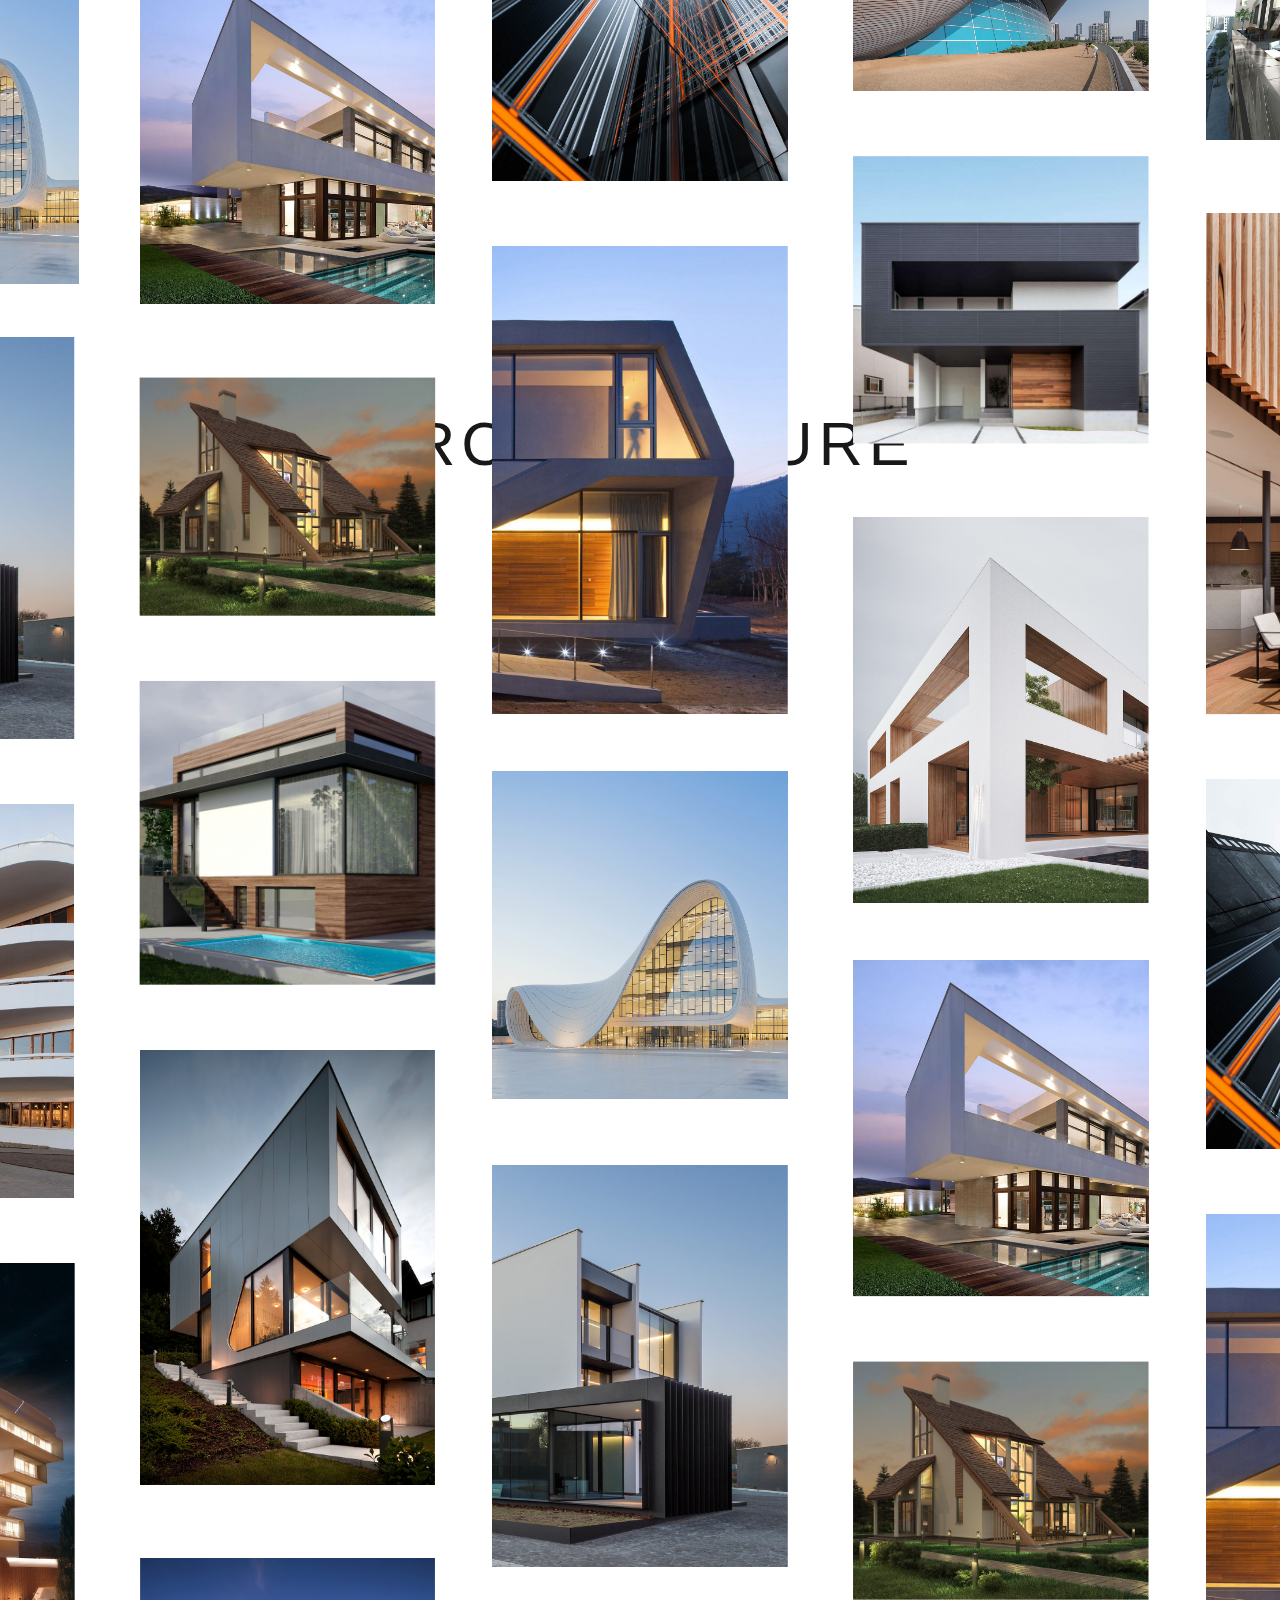
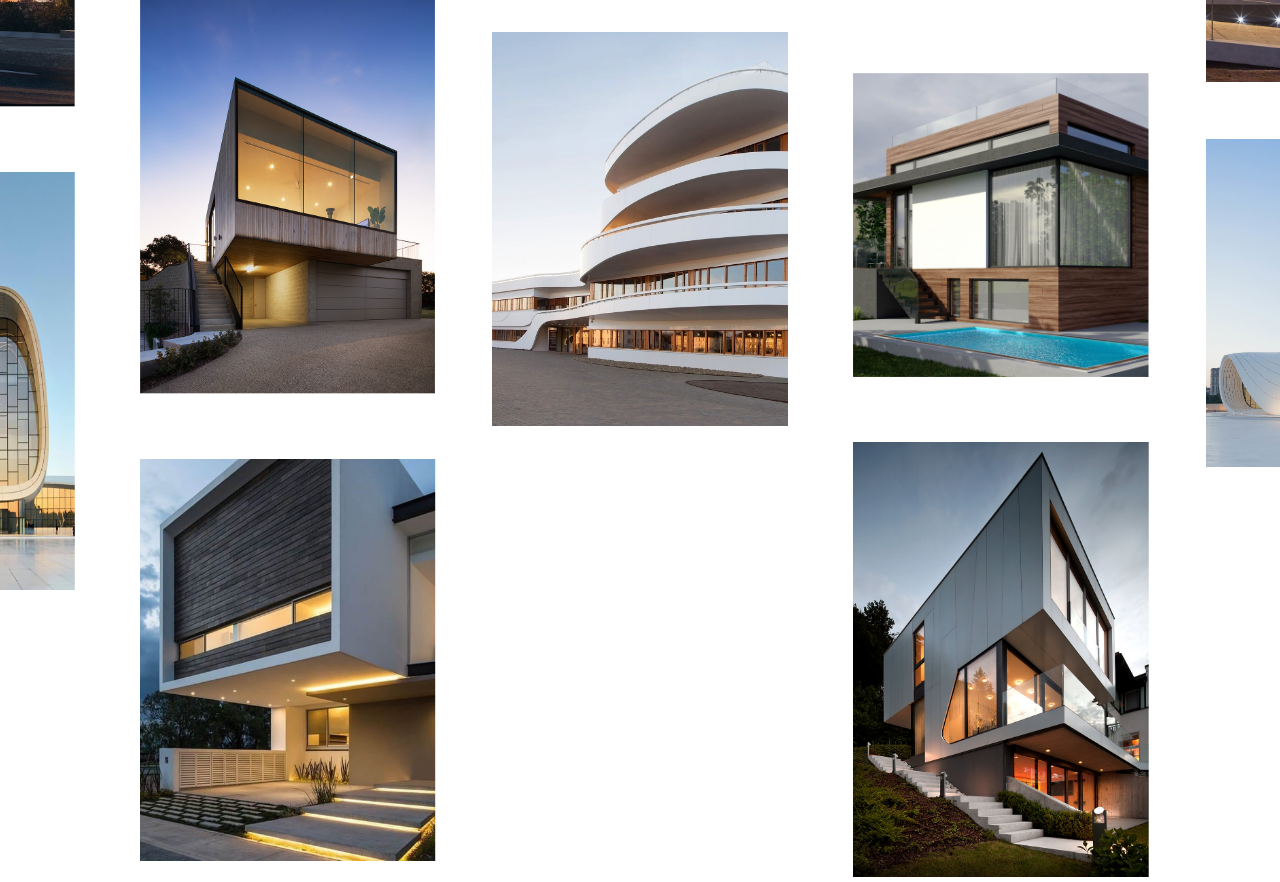
<file: Architect site/html/index.html>
<!DOCTYPE html>
<html lang="en">
  <head>
    <meta charset="UTF-8"/>
    <meta name="viewport" content="width=device-width, initial-scale=1.0"/>

    <title>Architecture</title>

    <link rel="stylesheet" href="css/main.css"/>

    <script src="libs/gsap.min.js" defer></script>
    <script src="libs/Draggable.min.js" defer></script>
    <script src="libs/InertiaPlugin.min.js" defer></script>
    <script src="js/app.js" defer></script>

    <style>
      .gallery {opacity: 0;}
    </style>

  </head>
  <body>
    <h1 class="header">Architecture <span>Loading...</span></h1>

    <div class="gallery">
      <div class="gallery__item"><img src="img/1.jpg" alt="Alt" /></div>
      <div class="gallery__item"><img src="img/2.jpg" alt="Alt" /></div>
      <div class="gallery__item"><img src="img/3.jpg" alt="Alt" /></div>
      <div class="gallery__item"><img src="img/4.jpg" alt="Alt" /></div>
      <div class="gallery__item"><img src="img/5.jpg" alt="Alt" /></div>
      <div class="gallery__item"><img src="img/6.jpg" alt="Alt" /></div>
      <div class="gallery__item"><img src="img/7.jpg" alt="Alt" /></div>
      <div class="gallery__item"><img src="img/8.jpg" alt="Alt" /></div>
      <div class="gallery__item"><img src="img/9.jpg" alt="Alt" /></div>
      <div class="gallery__item"><img src="img/10.jpg" alt="Alt" /></div>
      <div class="gallery__item"><img src="img/11.jpg" alt="Alt" /></div>
      <div class="gallery__item"><img src="img/12.jpg" alt="Alt" /></div>
      <div class="gallery__item"><img src="img/13.jpg" alt="Alt" /></div>
      <div class="gallery__item"><img src="img/14.jpg" alt="Alt" /></div>
      <div class="gallery__item"><img src="img/15.jpg" alt="Alt" /></div>
      <div class="gallery__item"><img src="img/16.jpg" alt="Alt" /></div>
      <div class="gallery__item"><img src="img/17.jpg" alt="Alt" /></div>
      <div class="gallery__item"><img src="img/18.jpg" alt="Alt" /></div>
      <div class="gallery__item"><img src="img/19.jpg" alt="Alt" /></div>
      <div class="gallery__item"><img src="img/20.jpg" alt="Alt" /></div>
      <div class="gallery__item"><img src="img/1.jpg" alt="Alt" /></div>
      <div class="gallery__item"><img src="img/2.jpg" alt="Alt" /></div>
      <div class="gallery__item"><img src="img/3.jpg" alt="Alt" /></div>
      <div class="gallery__item"><img src="img/4.jpg" alt="Alt" /></div>
      <div class="gallery__item"><img src="img/5.jpg" alt="Alt" /></div>
      <div class="gallery__item"><img src="img/6.jpg" alt="Alt" /></div>
      <div class="gallery__item"><img src="img/7.jpg" alt="Alt" /></div>
      <div class="gallery__item"><img src="img/8.jpg" alt="Alt" /></div>
      <div class="gallery__item"><img src="img/9.jpg" alt="Alt" /></div>
      <div class="gallery__item"><img src="img/10.jpg" alt="Alt" /></div>
      <div class="gallery__item"><img src="img/11.jpg" alt="Alt" /></div>
      <div class="gallery__item"><img src="img/12.jpg" alt="Alt" /></div>
      <div class="gallery__item"><img src="img/13.jpg" alt="Alt" /></div>
      <div class="gallery__item"><img src="img/14.jpg" alt="Alt" /></div>
      <div class="gallery__item"><img src="img/15.jpg" alt="Alt" /></div>
      <div class="gallery__item"><img src="img/16.jpg" alt="Alt" /></div>
      <div class="gallery__item"><img src="img/17.jpg" alt="Alt" /></div>
      <div class="gallery__item"><img src="img/18.jpg" alt="Alt" /></div>
      <div class="gallery__item"><img src="img/19.jpg" alt="Alt" /></div>
      <div class="gallery__item"><img src="img/20.jpg" alt="Alt" /></div>
      <div class="gallery__item"><img src="img/1.jpg" alt="Alt" /></div>
      <div class="gallery__item"><img src="img/2.jpg" alt="Alt" /></div>
      <div class="gallery__item"><img src="img/3.jpg" alt="Alt" /></div>
      <div class="gallery__item"><img src="img/4.jpg" alt="Alt" /></div>
      <div class="gallery__item"><img src="img/5.jpg" alt="Alt" /></div>
      <div class="gallery__item"><img src="img/6.jpg" alt="Alt" /></div>
      <div class="gallery__item"><img src="img/7.jpg" alt="Alt" /></div>
      <div class="gallery__item"><img src="img/8.jpg" alt="Alt" /></div>
      <div class="gallery__item"><img src="img/9.jpg" alt="Alt" /></div>
      <div class="gallery__item"><img src="img/10.jpg" alt="Alt" /></div>
      <div class="gallery__item"><img src="img/11.jpg" alt="Alt" /></div>
      <div class="gallery__item"><img src="img/12.jpg" alt="Alt" /></div>
      <div class="gallery__item"><img src="img/13.jpg" alt="Alt" /></div>
      <div class="gallery__item"><img src="img/14.jpg" alt="Alt" /></div>
      <div class="gallery__item"><img src="img/15.jpg" alt="Alt" /></div>
      <div class="gallery__item"><img src="img/16.jpg" alt="Alt" /></div>
      <div class="gallery__item"><img src="img/17.jpg" alt="Alt" /></div>
      <div class="gallery__item"><img src="img/18.jpg" alt="Alt" /></div>
      <div class="gallery__item"><img src="img/19.jpg" alt="Alt" /></div>
      <div class="gallery__item"><img src="img/20.jpg" alt="Alt" /></div>
      <div class="gallery__item"><img src="img/1.jpg" alt="Alt" /></div>
      <div class="gallery__item"><img src="img/2.jpg" alt="Alt" /></div>
      <div class="gallery__item"><img src="img/3.jpg" alt="Alt" /></div>
      <div class="gallery__item"><img src="img/4.jpg" alt="Alt" /></div>
      <div class="gallery__item"><img src="img/5.jpg" alt="Alt" /></div>
      <div class="gallery__item"><img src="img/6.jpg" alt="Alt" /></div>
      <div class="gallery__item"><img src="img/7.jpg" alt="Alt" /></div>
      <div class="gallery__item"><img src="img/8.jpg" alt="Alt" /></div>
      <div class="gallery__item"><img src="img/9.jpg" alt="Alt" /></div>
      <div class="gallery__item"><img src="img/10.jpg" alt="Alt" /></div>
      <div class="gallery__item"><img src="img/11.jpg" alt="Alt" /></div>
      <div class="gallery__item"><img src="img/12.jpg" alt="Alt" /></div>
      <div class="gallery__item"><img src="img/13.jpg" alt="Alt" /></div>
      <div class="gallery__item"><img src="img/14.jpg" alt="Alt" /></div>
      <div class="gallery__item"><img src="img/15.jpg" alt="Alt" /></div>
      <div class="gallery__item"><img src="img/16.jpg" alt="Alt" /></div>
      <div class="gallery__item"><img src="img/17.jpg" alt="Alt" /></div>
      <div class="gallery__item"><img src="img/18.jpg" alt="Alt" /></div>
      <div class="gallery__item"><img src="img/19.jpg" alt="Alt" /></div>
      <div class="gallery__item"><img src="img/20.jpg" alt="Alt" /></div>
    </div>
  </body>
</html>
</file>
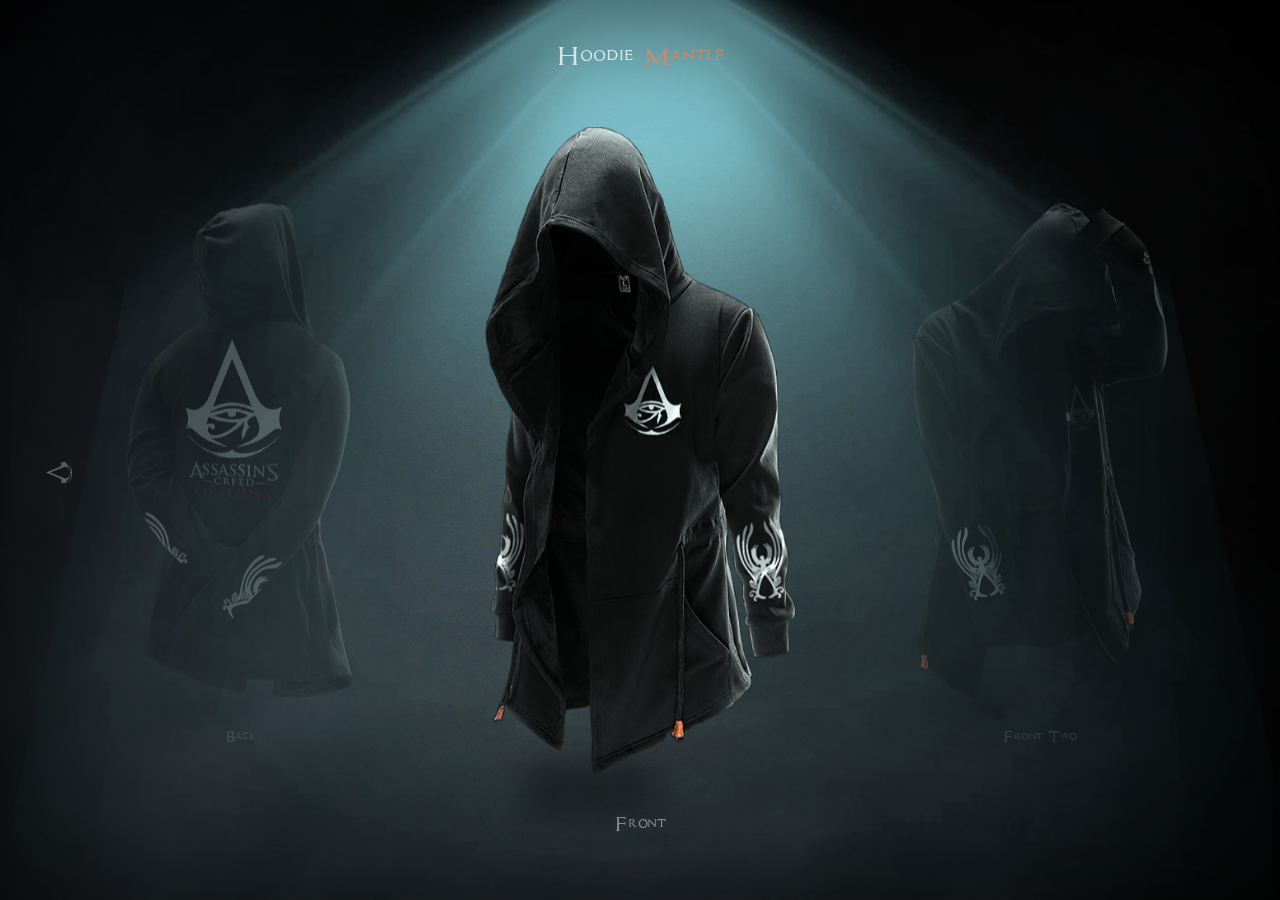
<file: Cool Tishort/html/index.html>
<!DOCTYPE html>
<html lang="en">
  <head>
    <meta charset="UTF-8">

    <title>3d hoodie design</title>
    <meta name="description" content="Showcase 3D Effect with CSS, HTML, Swiper">
    
    <meta name="viewport" content="width=device-width, initial-scale=1.0, minimum-scale=1.0, maximum-scale=1.0, user-scalable=no">

    <link rel="icon" href="images/favicon.png">
    <meta property="og:image" content="images/preview.jpg">

    <link rel="stylesheet" href="libs/bootstrap/css/bootstrap-reboot.min.css">
    <link rel="stylesheet" href="libs/swiper/swiper-bundle.min.css">
    
    <link rel="stylesheet" href="css/main.css">
    <link rel="stylesheet" href="css/media.css">
    
  </head>
  <body>
    <section class="showcase">

		<h2 class="showcase__header">Hoodie <span>Mantle</span></h2>

		<div class="showcase__content-wrapper">
			<div class="showcase__content">

				<div class="showcase-carousel">

					<div class="swiper-wrapper">

						<div class="swiper-slide showcase-carousel__item">
							<div class="showcase-carousel__image-wrapper">
								<div class="showcase-carousel__image-left">
									<div class="showcase-carousel__image" style="background-image: url(images/1.png);"></div>
								</div>
								<div class="showcase-carousel__image-right">
									<div class="showcase-carousel__image" style="background-image: url(images/1.png);"></div>
								</div>
							</div>
							<p>Front</p>
						</div>

						<div class="swiper-slide showcase-carousel__item">
							<div class="showcase-carousel__image-wrapper">
								<div class="showcase-carousel__image-left">
									<div class="showcase-carousel__image" style="background-image: url(images/2.png);"></div>
								</div>
								<div class="showcase-carousel__image-right">
									<div class="showcase-carousel__image" style="background-image: url(images/2.png);"></div>
								</div>
							</div>
							<p>Front Two</p>
						</div>

						<div class="swiper-slide showcase-carousel__item">
							<div class="showcase-carousel__image-wrapper">
								<div class="showcase-carousel__image-left">
									<div class="showcase-carousel__image" style="background-image: url(images/3.png);"></div>
								</div>
								<div class="showcase-carousel__image-right">
									<div class="showcase-carousel__image" style="background-image: url(images/3.png);"></div>
								</div>
							</div>
							<p>Side</p>
						</div>

						<div class="swiper-slide showcase-carousel__item">
							<div class="showcase-carousel__image-wrapper">
								<div class="showcase-carousel__image-left">
									<div class="showcase-carousel__image" style="background-image: url(images/4.png);"></div>
								</div>
								<div class="showcase-carousel__image-right">
									<div class="showcase-carousel__image" style="background-image: url(images/4.png);"></div>
								</div>
							</div>
							<p>Back</p>
						</div>

					</div>

				</div>

				<div class="showcase-navigation">
					<div class="showcase-navigation__prev"></div>
					<div class="showcase-navigation__next"></div>
				</div>

        <div class="showcase-navigation">
          <div class="showcase-navigation__prev"></div>
          <div class="showcase-navigation__next"></div>
        </div>

			</div>
		</div>

		<video src="videos/smoke-background-optimized.mp4" class="showcase__video" autoplay loop muted></video>

	</section>

	<script src="libs/swiper/swiper-bundle.min.js"></script>

	<script src="js/common.js"></script>
    
  </body>
</html>
</file>
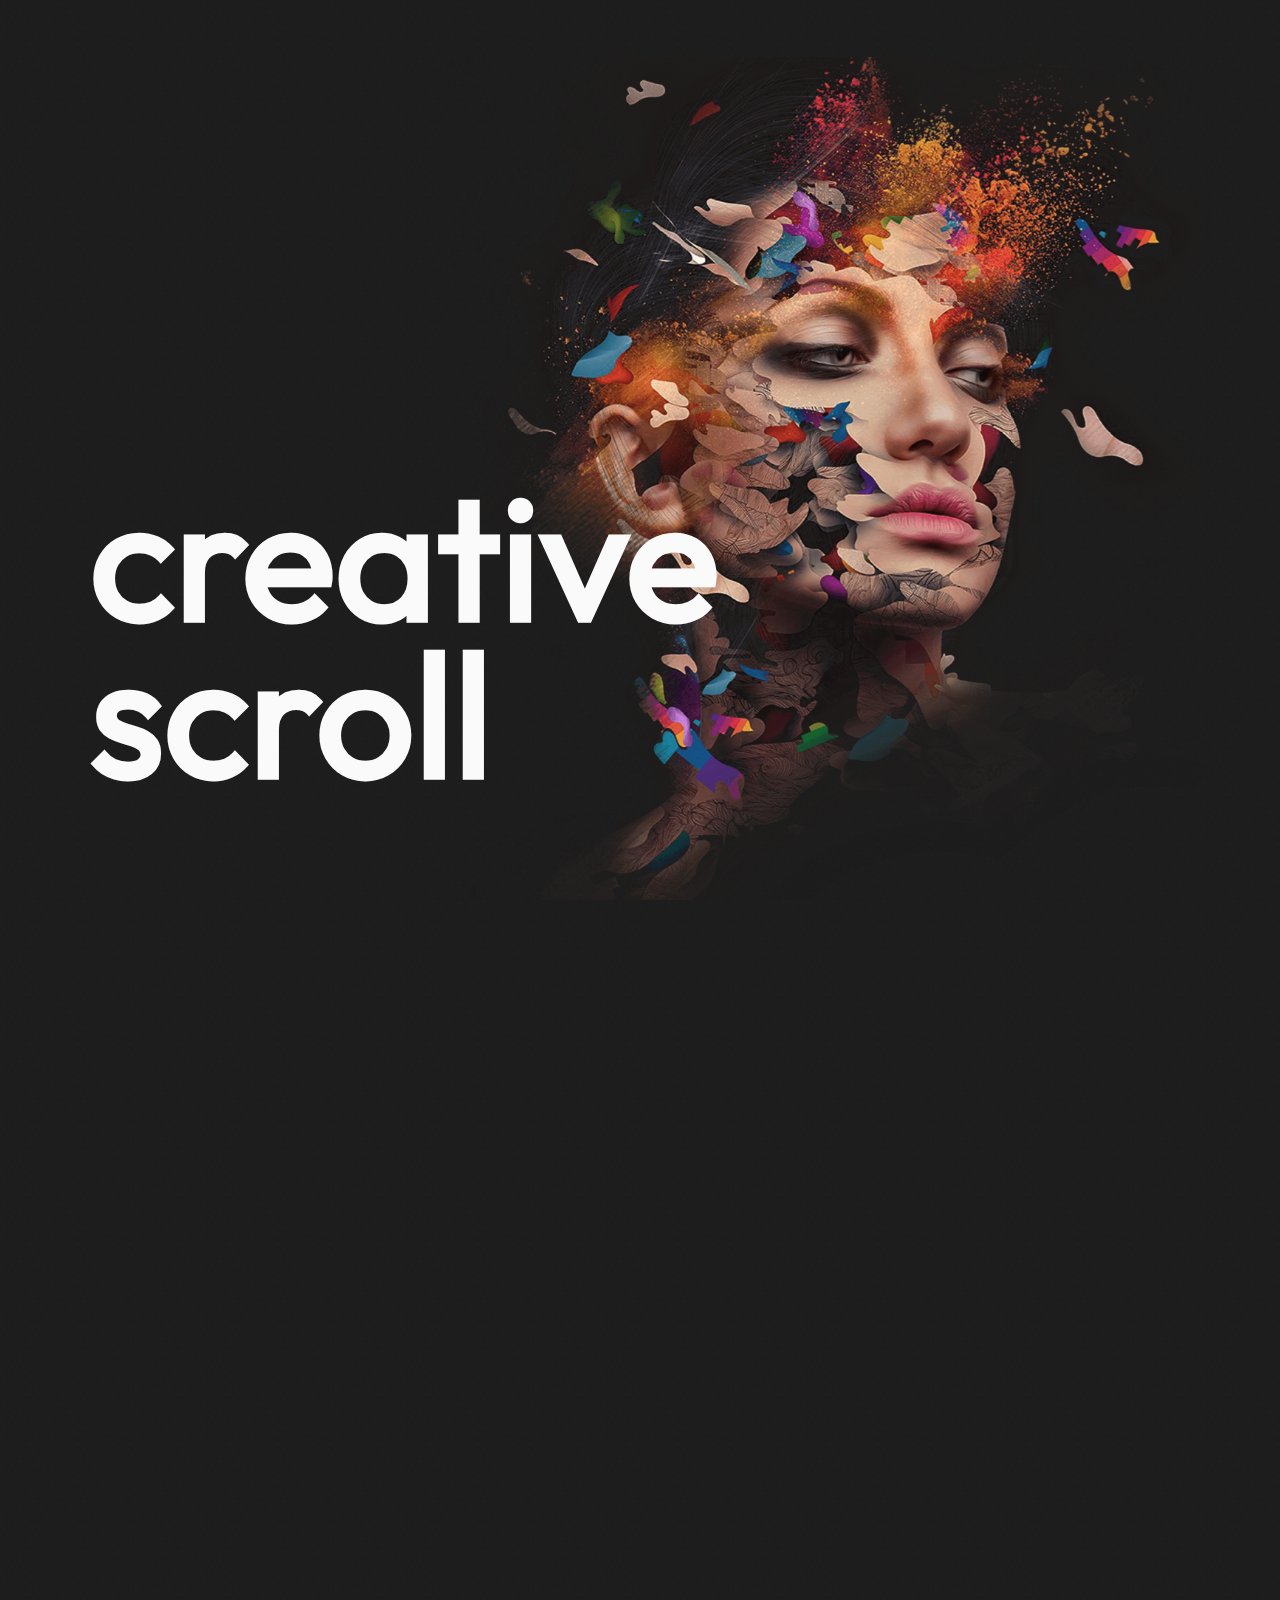
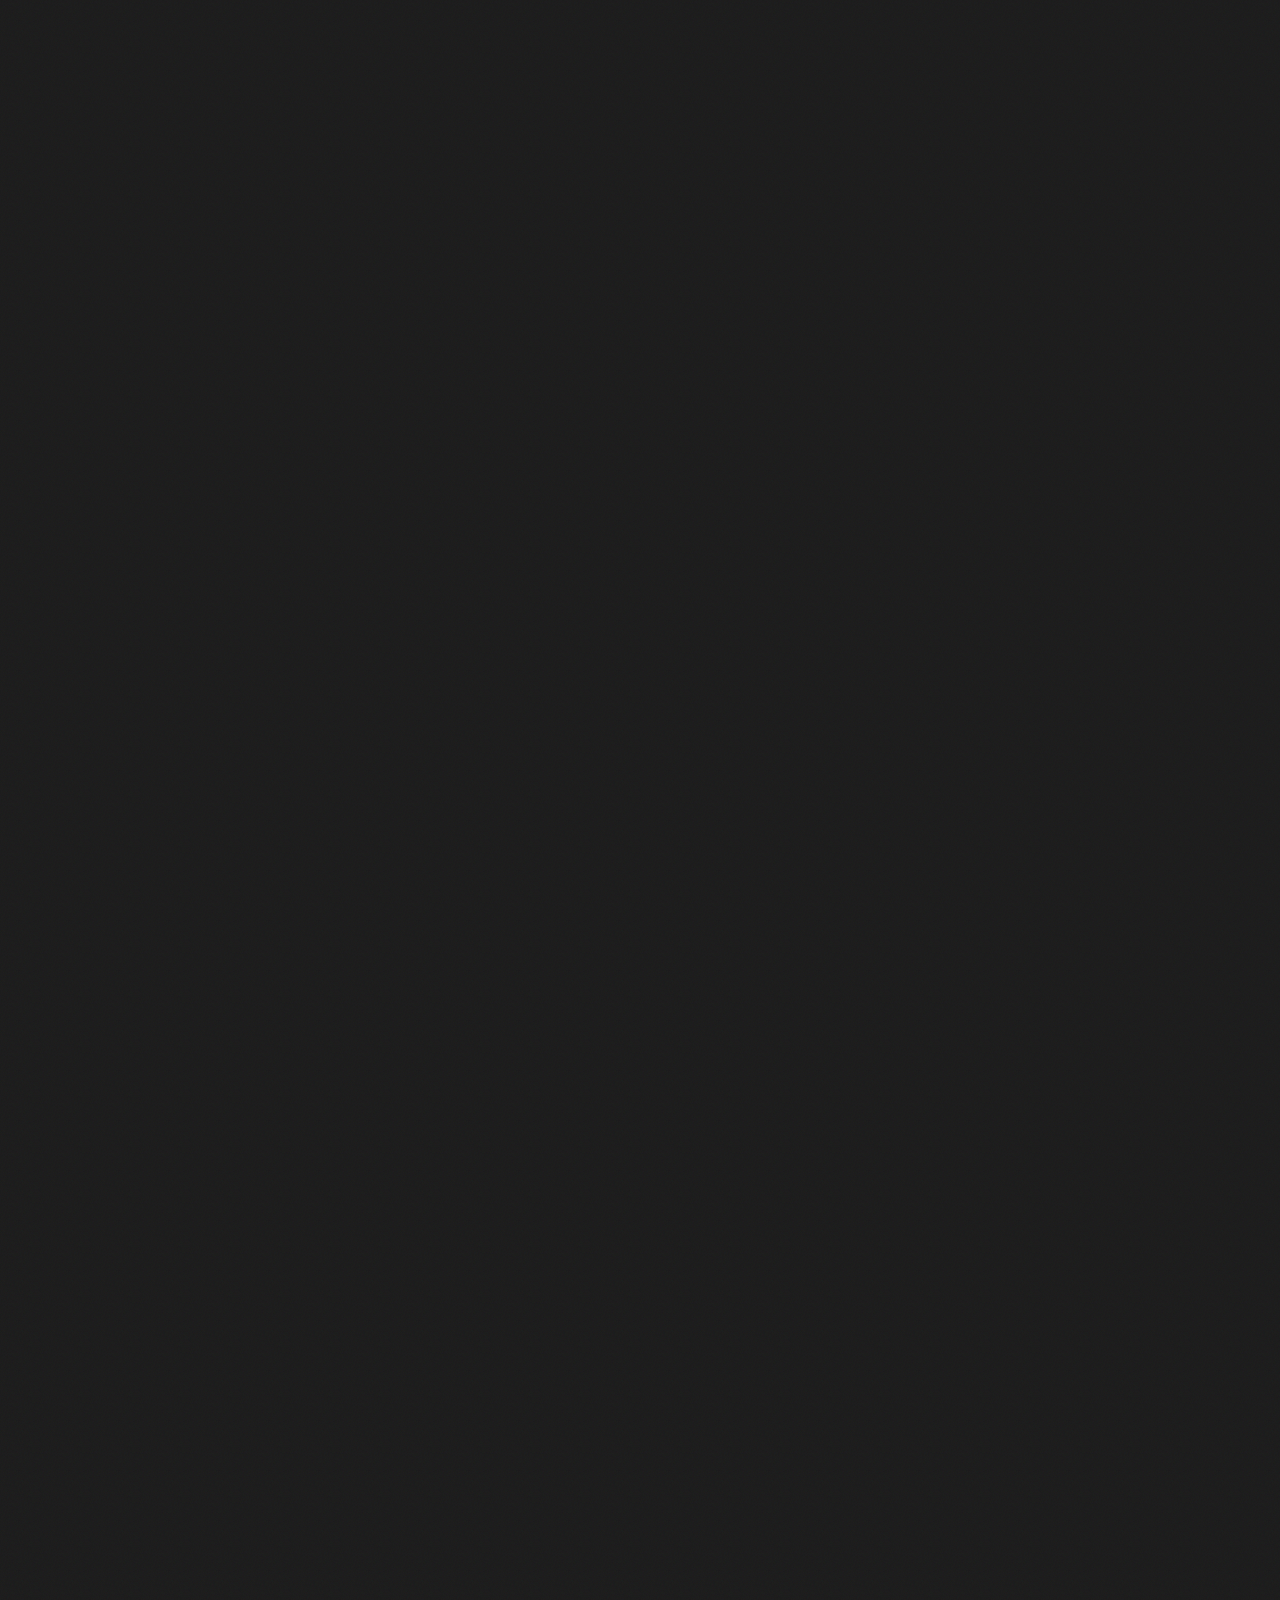
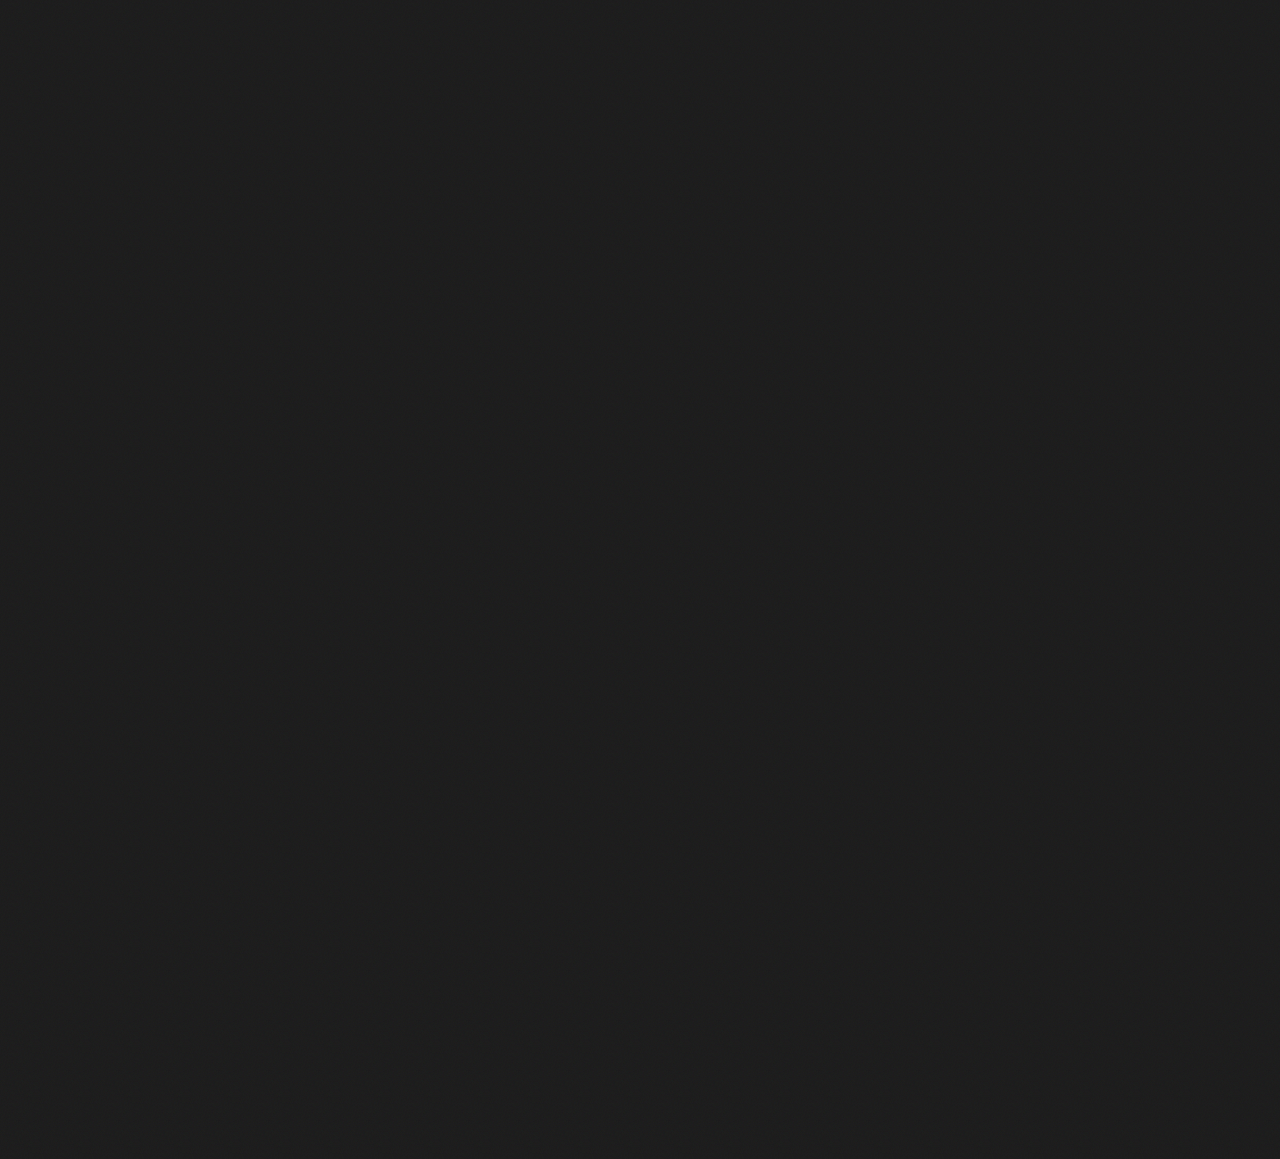
<file: CoolScroll/html/index.html>
<!DOCTYPE html>
<html lang="en">
<head>

  <meta charset="UTF-8">
  <meta name="viewport" content="width=device-width, initial-scale=1.0">

  <title>CoolScroll</title>
    
  <script src="libs/gsap/gsap.min.js" defer></script>
  <script src="libs/gsap/ScrollTrigger.min.js" defer></script>
  <script src="libs/gsap/ScrollSmoother.min.js" defer></script>

  <link rel="stylesheet" href="css/main.css">
  <script src="js/app.js" defer></script>
  
</head>
<body>

  <div class="wrapper">
    <div class="content">

      <header class="hero-section">
        <img data-speed=".6" class="hero" src="img/hero.png" alt="#">
        <div class="container">
          <div data-speed=".75" class="main-header">
            <h1 class="main-title">creative scroll</h1>
          </div>
        </div>
      </header>
    
      <div class="portfolio">
        <div class="container">
          <main class="gallery">
            <div data-speed=".9" class="gallery__left">
              
              <img class="gallery__item" src="img/work/6.jpg" alt="Alt">
              <img class="gallery__item" src="img/work/4.jpg" alt="Alt">
    
              <div class="text-block gallery__item">
                <h2 class="text-block__h">Creative floating scroll with amazing parallax effect</h2>
                <p class="text-block__p">Lorem ipsum dolor, sit amet consectetur adipisicing elit. Deleniti odio nemo laboriosam suscipit excepturi?</p>
              </div>
    
              <img class="gallery__item" src="img/work/3.jpg" alt="Alt">
    
            </div>
            <div data-speed="1.1" class="gallery__right">
              
              <div class="text-block gallery__item">
                <h2 class="text-block__h">Creative floating scroll with amazing parallax effect</h2>
                <p class="text-block__p">Lorem ipsum dolor, sit amet consectetur adipisicing elit. Deleniti odio nemo laboriosam suscipit excepturi?</p>
              </div>
    
              <img class="gallery__item" src="img/work/2.jpg" alt="Alt">
              <img class="gallery__item" src="img/work/5.jpg" alt="Alt">
              <img class="gallery__item" src="img/work/1.jpg" alt="Alt">
    
            </div>
          </main>
        </div>
      </div>

    </div>
  </div>

</body>
</html>
</file>
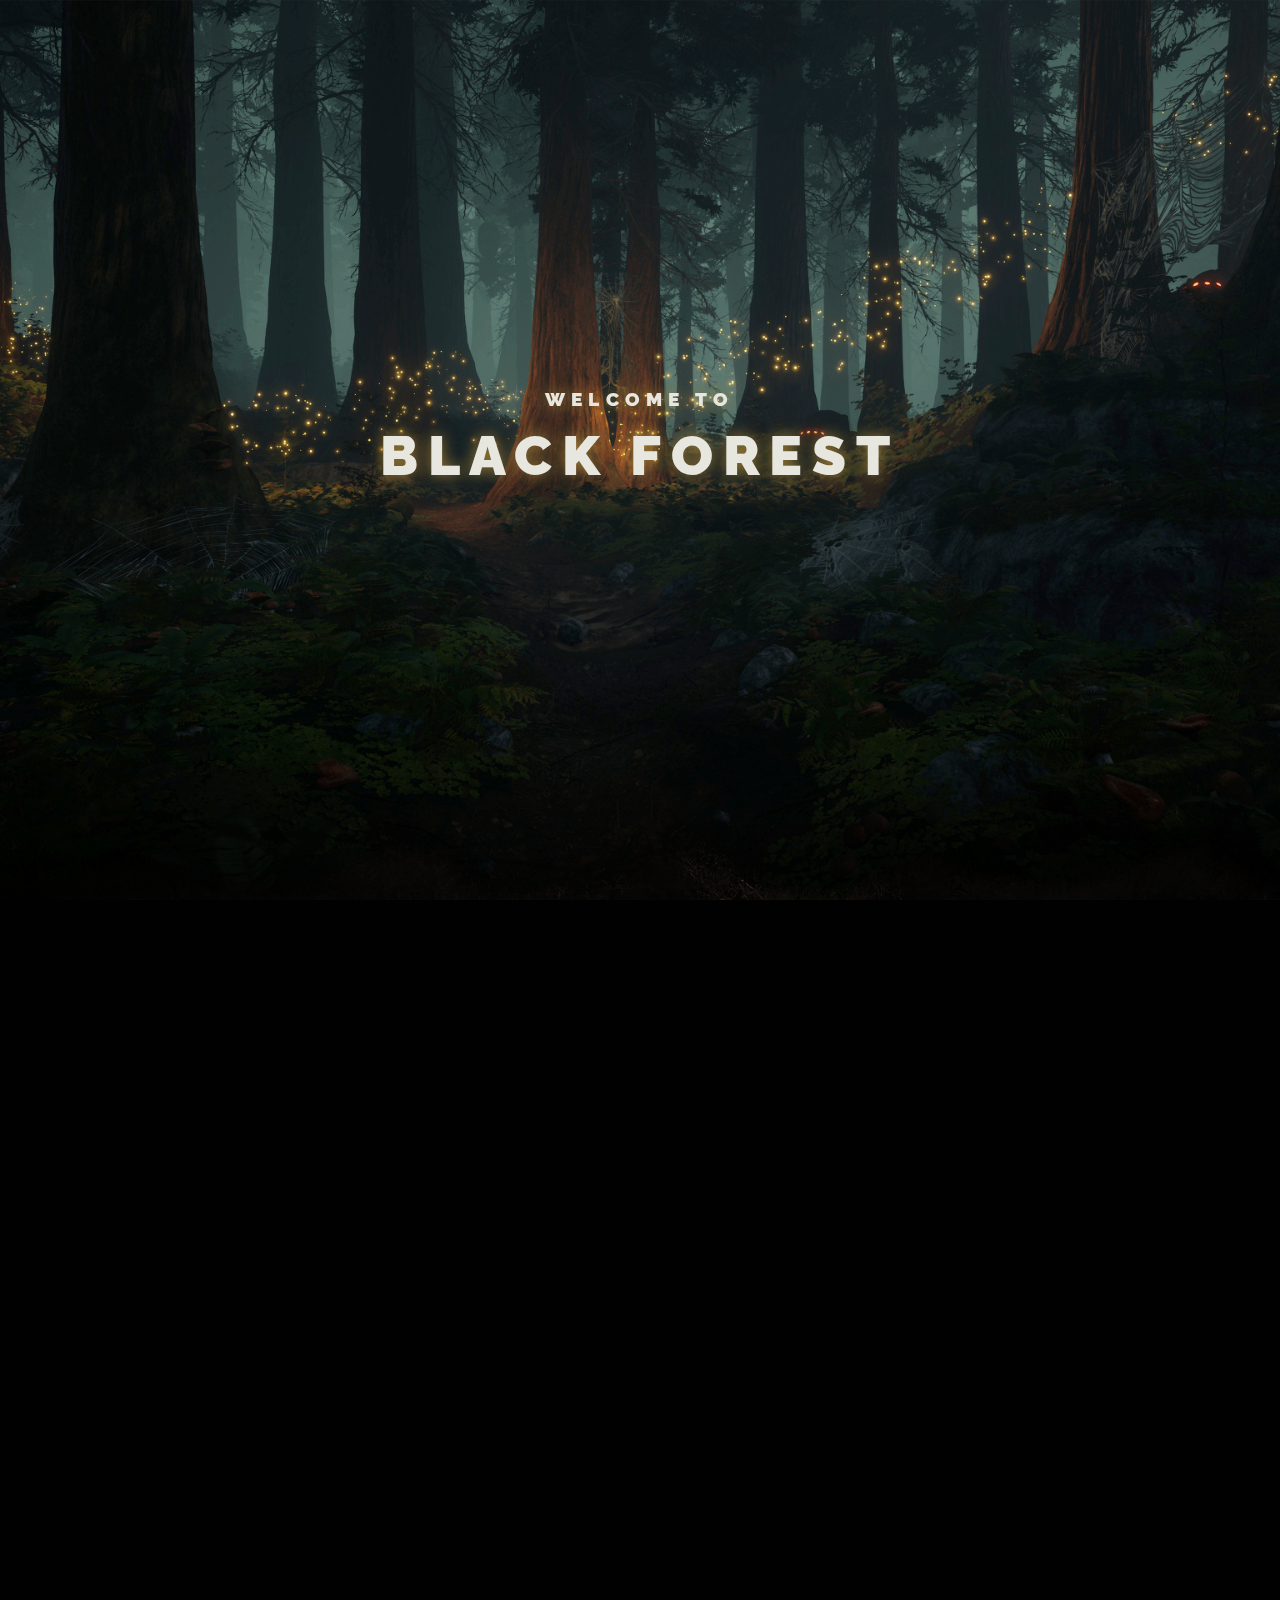
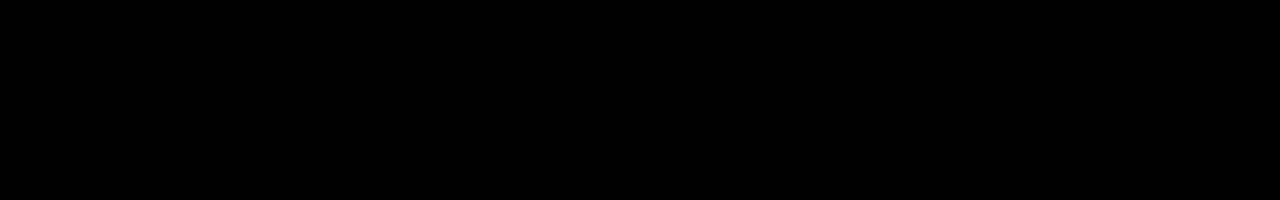
<file: Fairy forest/html/index.html>
<!DOCTYPE html>
<html lang="en">
<head>
  <meta charset="UTF-8">
  <meta name="viewport" content="width=device-width, initial-scale=1.0">
  <title>Document</title>

  <link rel="stylesheet" href="./css/main.css">

  <script src="./libs/gsap/gsap.min.js" defer></script>
  <script src="./libs/gsap/ScrollTrigger.min.js" defer></script>
  <script src="./libs/gsap/ScrollSmoother.min.js" defer></script>

  <script src="./js/app.js" defer></script>

</head>
<body>
  
  <div class="wrapper">
    <div class="content">
     
      <header class="main-header">
        <div class="layers">
          <div class="layer__header">
            <div class="layer__caption">Welcome to</div>
            <div class="layers__title">Black forest</div>
          </div>
          <div class="layer layers__base" style="background-image: url(./img/layer-base.png);"></div>
          <div class="layer layers__middle" style="background-image: url(./img/layer-middle.png);"></div>
          <div class="layer layers__front" style="background-image: url(./img/layer-front.png);"></div>
        </div>
      </header>
    
      <article class="main-article" style="background-image: url(./img/dungeon.jpg);">
        <div class="main-article__contetn">
          <h2 class="main-article__header">And also in the dungeon</h2>
          <p class="main-article__paragraph">Lorem, ipsum dolor sit amet consectetur adipisicing elit. Totam quo odit minima repellendus vero atque necessitatibus alias, asperiores facilis quae omnis, non culpa eaque at tempora. Commodi quisquam in laborum autem. Tenetur?</p>
        </div>
        <div class="copy">© Denis Litvinov</div>
      </article>
    
    </div>
  </div>

</body>
</html>
</file>
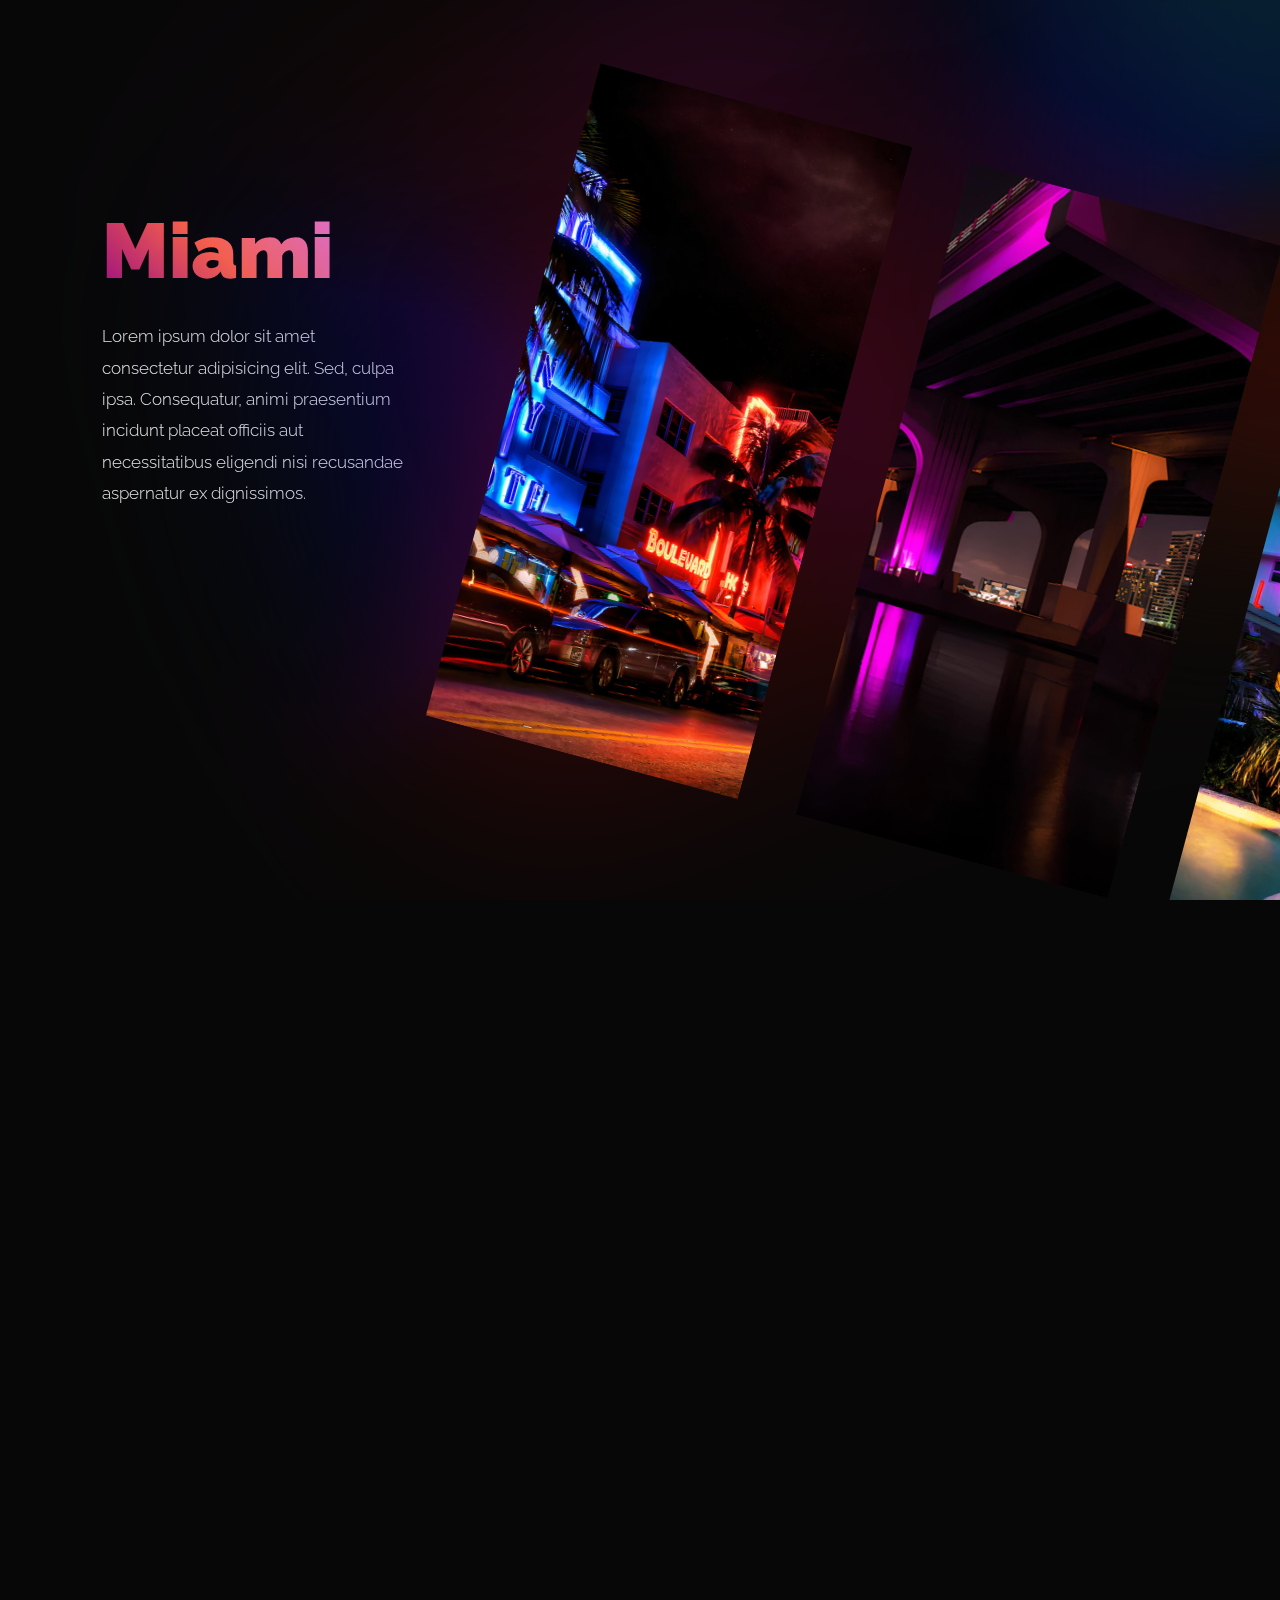
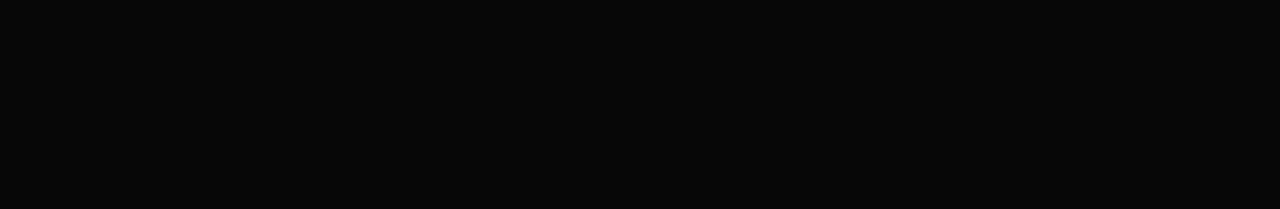
<file: Miami/html/index.html>
<!DOCTYPE html>
<html lang="en">
<head>
  <meta charset="UTF-8">
  <meta name="viewport" content="width=device-width, initial-scale=1.0">

  <title>Miami</title>

  <link rel="stylesheet" href="libs/swiper/swiper-bundle.min.css">
  <link rel="stylesheet" href="css/main.css">
  <script src="libs/swiper/swiper-bundle.min.js" defer></script>
  <script src="js/app.js" defer></script>

</head>
<body>

  <div class="description">
    <div class="logo">Miami</div>
    <p>Lorem ipsum dolor sit amet consectetur adipisicing elit. Sed, culpa ipsa. Consequatur, animi praesentium incidunt placeat officiis aut necessitatibus eligendi nisi recusandae aspernatur ex dignissimos.</p>
  </div>
  
  <div class="swiper slider slider_main">
    <div class="swiper-wrapper slider__wrapper">

      <div class="swiper-slide slider__item">
        <div class="slider__img" data-swiper-parallax="20%" style="background-image: url(images/1.jpg);"></div>
      </div>
      <div class="swiper-slide slider__item">
        <div class="slider__img" data-swiper-parallax="30%" style="background-image: url(images/2.jpg);"></div>
      </div>
      <div class="swiper-slide slider__item">
        <div class="slider__img" data-swiper-parallax="20%" style="background-image: url(images/3.jpg);"></div>
      </div>
      <div class="swiper-slide slider__item">
        <div class="slider__img" data-swiper-parallax="30%" style="background-image: url(images/4.jpg);"></div>
      </div>
      <div class="swiper-slide slider__item">
        <div class="slider__img" data-swiper-parallax="20%" style="background-image: url(images/5.jpg);"></div>
      </div>
      <div class="swiper-slide slider__item">
        <div class="slider__img" data-swiper-parallax="30%" style="background-image: url(images/6.jpg);"></div>
      </div>
      <div class="swiper-slide slider__item">
        <div class="slider__img" data-swiper-parallax="20%" style="background-image: url(images/7.jpg);"></div>
      </div>
      <div class="swiper-slide slider__item">
        <div class="slider__img" data-swiper-parallax="30%" style="background-image: url(images/8.jpg);"></div>
      </div>
      <div class="swiper-slide slider__item">
        <div class="slider__img" data-swiper-parallax="20%" style="background-image: url(images/9.jpg);"></div>
      </div>
      
    </div>
  </div>

  <div class="swiper slider slider_bg">
    <div class="swiper-wrapper slider__wrapper">

      <div class="swiper-slide slider__item">
        <div class="slider__img" data-swiper-parallax="20%" style="background-image: url(images/1.jpg);"></div>
      </div>
      <div class="swiper-slide slider__item">
        <div class="slider__img" data-swiper-parallax="30%" style="background-image: url(images/2.jpg);"></div>
      </div>
      <div class="swiper-slide slider__item">
        <div class="slider__img" data-swiper-parallax="20%" style="background-image: url(images/3.jpg);"></div>
      </div>
      <div class="swiper-slide slider__item">
        <div class="slider__img" data-swiper-parallax="30%" style="background-image: url(images/4.jpg);"></div>
      </div>
      <div class="swiper-slide slider__item">
        <div class="slider__img" data-swiper-parallax="20%" style="background-image: url(images/5.jpg);"></div>
      </div>
      <div class="swiper-slide slider__item">
        <div class="slider__img" data-swiper-parallax="30%" style="background-image: url(images/6.jpg);"></div>
      </div>
      <div class="swiper-slide slider__item">
        <div class="slider__img" data-swiper-parallax="20%" style="background-image: url(images/7.jpg);"></div>
      </div>
      <div class="swiper-slide slider__item">
        <div class="slider__img" data-swiper-parallax="30%" style="background-image: url(images/8.jpg);"></div>
      </div>
      <div class="swiper-slide slider__item">
        <div class="slider__img" data-swiper-parallax="20%" style="background-image: url(images/9.jpg);"></div>
      </div>
      
    </div>
  </div>


</body>
</html>
</file>
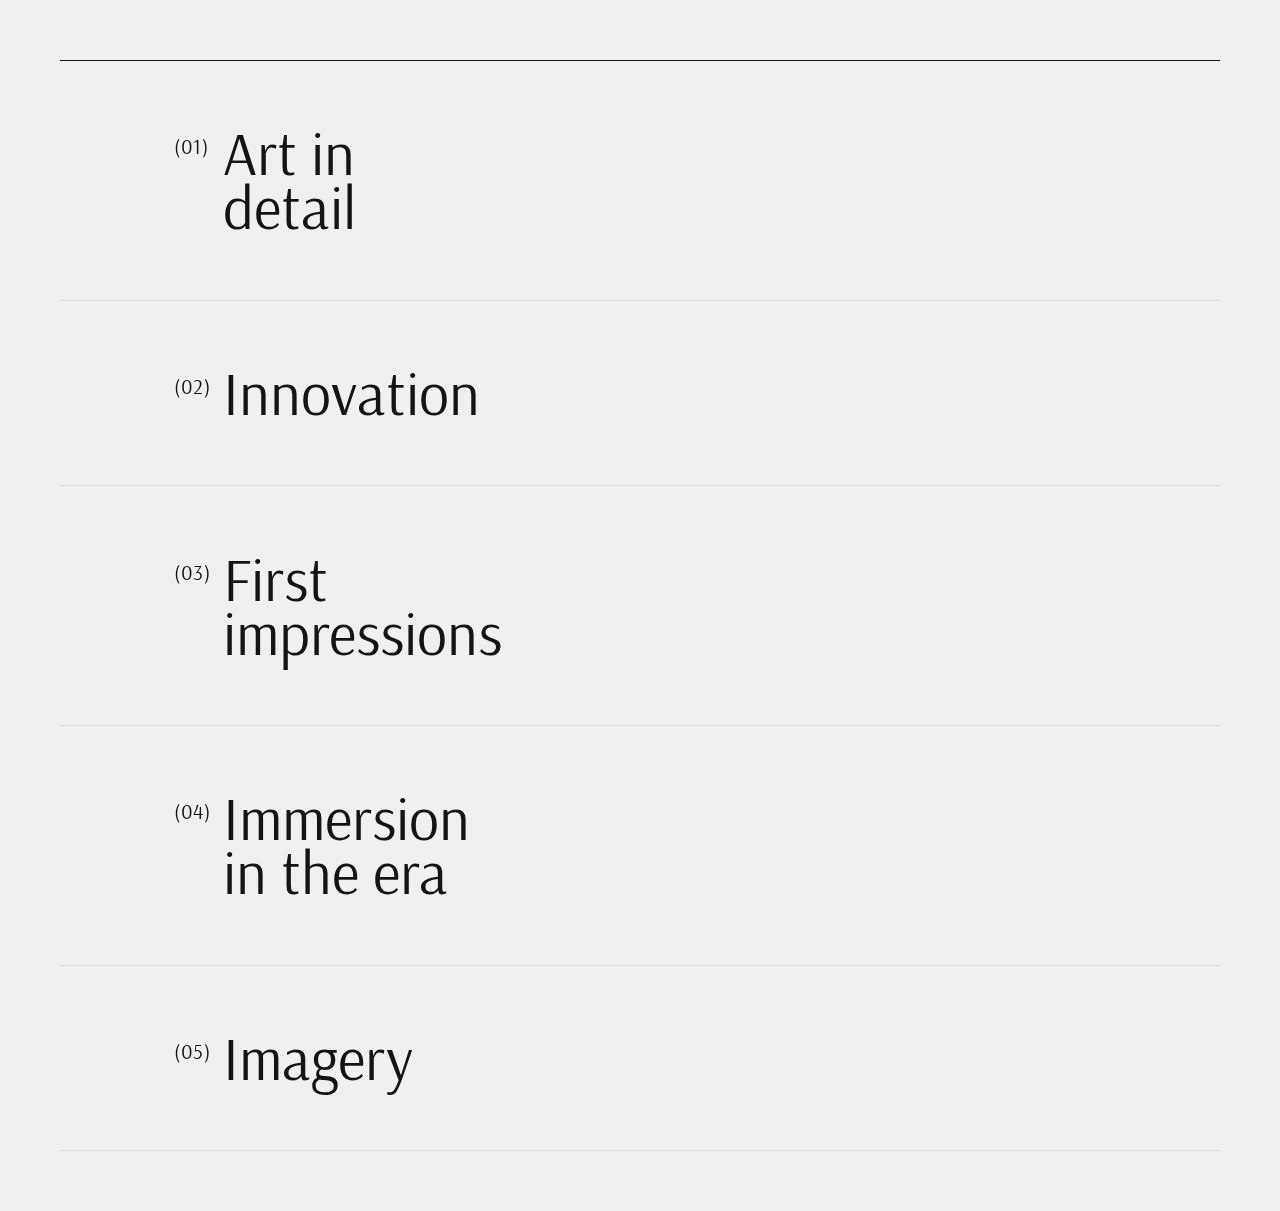
<file: Paralax Mouse/html/index.html>
<!DOCTYPE html>
<html lang="en">
<head>
  <meta charset="UTF-8">
  <meta name="viewport" content="width=device-width, initial-scale=1.0">

  <title>Mouse parallax</title>

  <link rel="stylesheet" href="css/main.css">

  <script src="js/app.js" defer></script>

</head>
<body>
  
  <div class="magic-list">

    <!-- a.magic-list__item*5>div.magic-list__header+div.cursor>div.cursor__image[style="background-image: url(img/$.jpg)"] -->
    
    <a href="#" class="magic-list__item">
      <div class="magic-list__header">Art in detail</div>
      <div class="cursor">
        <div class="cursor__image" style="background-image: url(img/1.jpg);"></div>
      </div>
    </a>
    
    <a href="#" class="magic-list__item">
      <div class="magic-list__header">Innovation</div>
      <div class="cursor">
        <div class="cursor__image" style="background-image: url(img/2.jpg);"></div>
      </div>
    </a>

    <a href="#" class="magic-list__item">
      <div class="magic-list__header">First impressions</div>
      <div class="cursor">
        <div class="cursor__image" style="background-image: url(img/3.jpg);"></div>
      </div>
    </a>

    <a href="#" class="magic-list__item">
      <div class="magic-list__header">Immersion in the era</div>
      <div class="cursor">
        <div class="cursor__image" style="background-image: url(img/4.jpg);"></div>
      </div>
    </a>

    <a href="#" class="magic-list__item">
      <div class="magic-list__header">Imagery</div>
      <div class="cursor">
        <div class="cursor__image" style="background-image: url(img/5.jpg);"></div>
      </div>
    </a>

  </div>

</body>
</html>
</file>
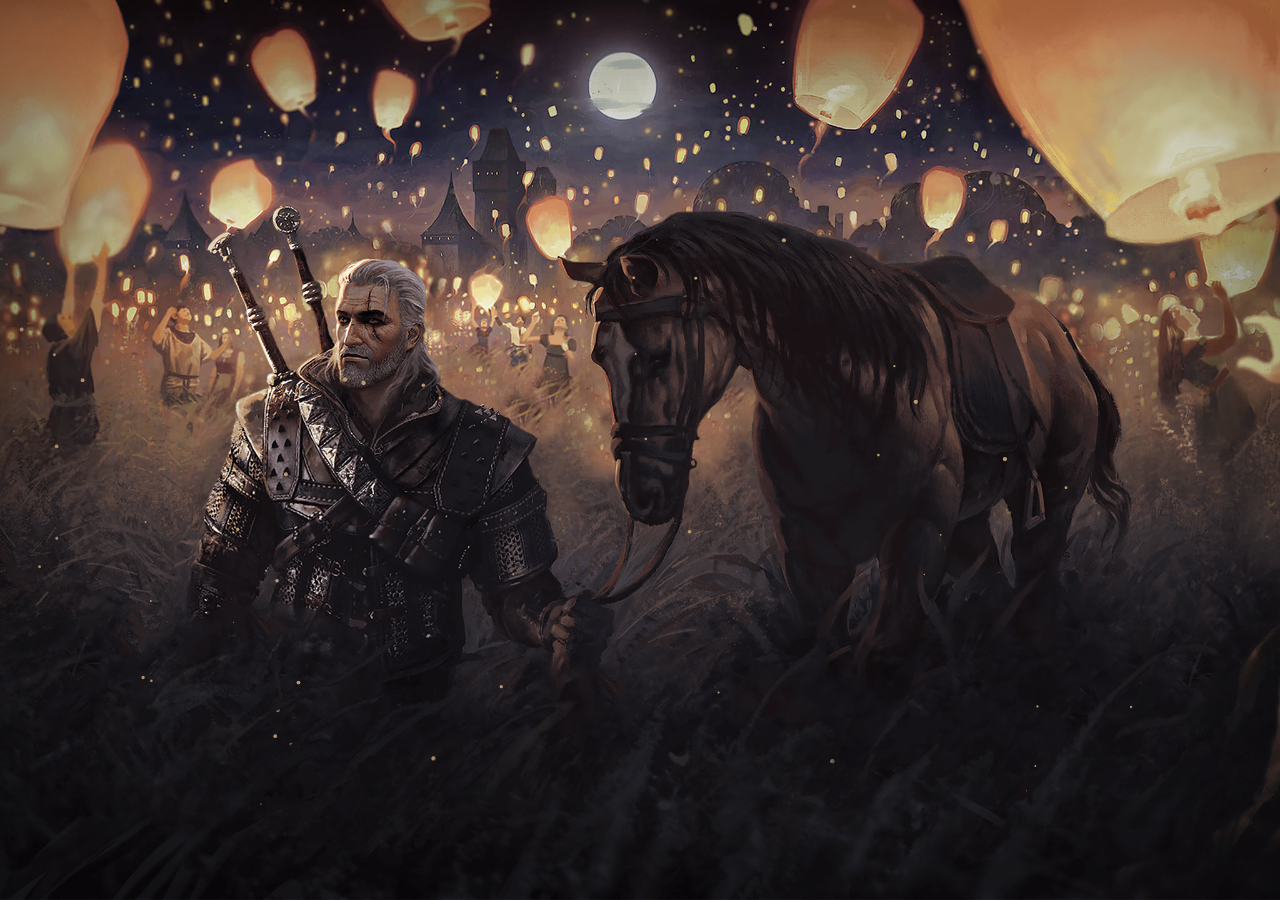
<file: The Withcer 3/html/index.html>
<!DOCTYPE html>
<html lang="en">
<head>

  <meta charset="UTF-8">
  <meta name="viewport" content="width=device-width, initial-scale=1.0">

  <title>Document</title>

  <link rel="stylesheet" href="libs/swiper/swiper-bundle.min.css">
  <script src="libs/swiper/swiper-bundle.min.js" defer></script>
  <script src="libs/particles/particles.js" defer></script>

  <link rel="stylesheet" href="css/main.css">
  <script src="js/app.js" defer></script>

</head>
<body>
  
  <div class="swiper slider">
    <div class="swiper-wrapper slider__wrapper">

      <div class="swiper-slide slider__item">
        <div class="slider__layer" data-swiper-parallax="35%" style="background-image: url(img/screen-1/layer-back.jpg);"></div>
        <div class="slider__layer" data-swiper-parallax="25%" style="background-image: url(img/screen-1/layer-middle.png);"></div>
        <canvas class="particles slider__layer" data-swiper-parallax="18%" data-color="#B99970"></canvas>
        <div class="slider__layer" data-swiper-parallax="14%" style="background-image: url(img/screen-1/layer-front.png);"></div>
      </div>

      <div class="swiper-slide slider__item">
        <div class="slider__layer" data-swiper-parallax="45%" style="background-image: url(img/screen-2/layer-back.jpg);"></div>
        <div class="slider__layer" data-swiper-parallax="35%" style="background-image: url(img/screen-2/layer-gera.png);"></div>
        <div class="slider__layer" data-swiper-parallax="30%" style="background-image: url(img/screen-2/layer-yen.png);"></div>
        <canvas class="particles slider__layer" data-swiper-parallax="24%" data-color="#525A6D"></canvas>
        <div class="slider__layer" data-swiper-parallax="14%" style="background-image: url(img/screen-2/layer-front.png);"></div>
      </div>

      <div class="swiper-slide slider__item">
        <div class="slider__layer" data-swiper-parallax="48%" style="background-image: url(img/screen-3/layer-back.jpg);"></div>
        <div class="slider__layer" data-swiper-parallax="35%" style="background-image: url(img/screen-3/layer-middle.png);"></div>
        <div class="slider__layer" data-swiper-parallax="29%" style="background-image: url(img/screen-3/layer-ciri.png);"></div>
        <canvas class="particles slider__layer" data-swiper-parallax="20%" data-color="#938286"></canvas>
        <div class="slider__layer" data-swiper-parallax="16%" style="background-image: url(img/screen-3/layer-front.png);"></div>
      </div>

    </div>
  </div>

</body>
</html>
</file>
<file: Architect site/html/css/main.css>
* {
	margin: 0;
	padding: 0;
	box-sizing: border-box;
}
:root {
	--gap: .5em;
	--index: calc(1vw + 1vh);
	--color-dark: #000;
}
body {
	overflow: hidden;
	height: 100vh;
	display: flex;
	justify-content: center;
	align-items: center;
}
.header {
	text-transform: uppercase;
	font-family: 'Lucida Sans', 'Lucida Sans Regular', 'Lucida Grande', 'Lucida Sans Unicode', Geneva, Verdana, sans-serif;
	letter-spacing: .1em;
	font-size: calc(var(--index) * 2.8);
	position: absolute;
	font-weight: 200;
	text-align: center;
	opacity: .9;
	margin-top: .2em;
}
.header span {
	display: block;
	font-family: Helvetica, sans-serif;
	font-size: calc(var(--index) * .75);
	margin-top: 5px;
}
.gallery {
	width: 30vw;
	column-width: 2em;
	gap: var(--gap);
	transform: scale(8.2);
	will-change: transform;
	transition: transform 1s cubic-bezier(.075, 1, .25, 1), opacity 1s;
}
.gallery__item {
	margin-bottom: var(--gap);
	transform: scale(1.001);
	will-change: transform;
	transition: .3s;
}
.gallery__item:hover {
	transform: scale(1.03);
}
.gallery__item img {
	width: 100%;
	display: block;
}
.loaded .gallery {
	opacity: 1;
}
.loaded .header span {
	opacity: 0;
}

/* DARK MODE OS */

@media (prefers-color-scheme: dark) {
	body {
		background-color: var(--color-dark);
	}
	.header {
		filter: invert(100%);
	}
}

/* MOBILE */

@media (max-width : 992px) {

	.header {
		position: relative;
	}

	body {
		overflow: scroll;
		display: block;
		padding: var(--gap);
	}

	.gallery {
		width: 100%;
		column-width: 10em;
		transform: scale(1);
	}
	.gallery__item:hover {
		transform: scale(1);
	}

}
</file>
<file: Cool Tishort/html/css/main.css>
/* USER VARIABLES SECTION */

:root {
	--accent: #CC8869;
	--text: #333;
	--regular-text: 16px;
	--lineheight: 1.65;
	--userfont: roboto-st, sans-serif;
	--systemfont: Arial, sans-serif;
	--padding: 120px;
	--transition: cubic-bezier(.4, 0, 0, 1);
}

/* FONTS LOAD SECTION */

@font-face {
  font-family: "assassin-st";
  src: url(../fonts/assassin.woff2);
}

/* USER STYLES */

body, html {
  height: 100%;
}
.showcase {
  background-color: #000;
  height: 100%;
  position: relative;
  color: #fff;
}
.showcase::before {
  content: '';
  width: 100%;
  height: 100%;
  position: absolute;
  z-index: 1;
  box-shadow: inset 0 0 500px #000;
}
.showcase::after {
  content: '';
  position: absolute;
  top: 0;
  right: 0;
  bottom: 0;
  left: 0;
  background-image: url(../images/light.png);
  background-size: cover;
  background-repeat: no-repeat;
  background-position: center -65px;
  animation: k-light 3s ease-in-out infinite;
}
.showcase__video {
  position: absolute;
  top: 0;
  left: 0;
  width: 100%;
  height: 100%;
  object-fit: cover;
  opacity: .8;
}
.showcase__content-wrapper {
  position: relative;
  z-index: 2;
  height: 100%;
  padding: var(--padding) 0;
}
.showcase__content-wrapper::before {
  content: '';
  position: absolute;
  top: 0;
  right: 0;
  bottom: 0;
  left: 0;
  background-image: url(../images/glow.png);
  background-position: center;
  background-repeat: no-repeat;
  background-size: cover;
  animation: k-glow 1.8s ease-in-out infinite;
}
.showcase__header {
  position: absolute;
  text-align: center;
  width: 100%;
  z-index: 1;
  top: 40px;
  font-family: assassin-st, sans-serif;
  font-size: 28px;
  color: rgba(255, 255, 255, .75);
}
.showcase__header span {
  color: var(--accent);
}
.showcase-carousel .swiper-wrapper {
  transition: var(--transition);
}
.showcase-carousel__item {
  position: relative;
  height: calc(100vh - var(--padding)*2);
  text-align: center;
  opacity: .25;
  transform: scale(.75);
  transition: opacity 1.8s var(--transition), transform 1.8s var(--transition);
}
.showcase-carousel__item::after {
  content: '';
  width: 120px;
  height: 0;
  position: absolute;
  box-shadow: 0 0 45px 10px #010101;
  left: 90px;
  bottom: -15px;
}
.showcase-carousel__item p {
  position: absolute;
  bottom: -85px;
  width: 100%;
  font-family: assassin-st, sans-serif;
  font-size: 22px;
  color: rgba(255, 255, 255, .5);
  text-shadow: rgb(58, 78, 94) 0 0 10px;
}
.showcase-carousel__item.swiper-slide-active {
  opacity: 1;
  transform: scale(.98);
}
.showcase-carousel__image-wrapper > * {
  position: absolute;
  width: 100%;
  height: 100%;
  perspective: 150px;
  transform-style: preserve-3d;
}
.showcase-carousel__image {
  position: absolute;
  width: 100%;
  height: 100%;
  background-size: contain;
  background-position: center;
  background-repeat: no-repeat;
}
.showcase-carousel__image-left {
  perspective-origin: left center;
  clip-path: polygon(0 0, 50% 0, 50% 100%, 0 100%);
}
.showcase-carousel__image-right {
  perspective-origin: right center;
  clip-path: polygon(50% 0, 100% 0, 100% 100%, 50% 100%);
}
.showcase-carousel__image-left .showcase-carousel__image {
  animation: k-left-side 2s ease-in-out infinite;
  animation-direction: alternate;
}
.showcase-carousel__image-right .showcase-carousel__image {
  animation: k-left-side 2s ease-in-out infinite;
  animation-direction: alternate;
}

/* NAVIGATION */

.showcase-navigation {
  overflow: hidden;
  position: absolute;
  z-index: 2;
  top: 0;
  right: 0;
  bottom: 0;
  left: 0;
}
.showcase-navigation > * {
  position: absolute;
  height: 100%;
  width: 50%;
  outline: none;
  cursor: pointer;
}
.showcase-navigation__next {
  right: 0;
}
.showcase-navigation > *::before {
  content: '?';
  font-family: assassin-st;
  opacity: 0;
  transition: opacity .75s ease-out;
  position: absolute;
  transform: rotate(-90deg);
  left: 50px;
  top: 50%;
  font-size: 30px;
}
.showcase-navigation > *:hover::before {
  opacity: .3;
}
.showcase-navigation__next::before {
  transform: rotate(90deg);
  right: 50px;
  left: auto;
}
.showcase-navigation > *.swiper-button-disabled {
  display: none;
}

/* ANIMATIONS */

@keyframes k-light {
  0% {
    opacity: .2;
  }
  50% {
    opacity: .3;
  }
  100% {
    opacity: .2;
  }
}
@keyframes k-glow {
  0% {
    opacity: .6;
  }
  50% {
    opacity: .8;
  }
  100% {
    opacity: .6;
  }
}
@keyframes k-left-side {
  0% {
    transform: rotateY(-1deg) scaleX(.92);
  }
  100% {
    transform: rotateY(0deg) scaleX(1);
  }
}
@keyframes k-right-side {
  0% {
    transform: rotateY(0deg) scaleX(1);
  }
  100% {
    transform: rotateY(-1deg) scaleX(.92);
  }
}
</file>
<file: Cool Tishort/html/css/media.css>
/* === DESKTOP FIRST === */

/* xl <= Extra extra large (xxl) */
@media (max-width : 1400px) {

	.showcase__content {
		max-width: 1200px;
		margin: auto;
	}

}

/* lg <= Extra large (xl) */
@media (max-width : 1200px) {

}

/* md <= Large (lg) */
@media (max-width : 992px) {

}

/* sm <= Medium (md) */
@media (max-width : 768px) {

}

/* xs <= Small (sm) */
@media (max-width : 576px) {

}


/* === MOBILE FIRST === */

/* Custom (xs) */
@media (min-width : 0) {

}

/* Small (sm) */
@media (min-width : 576px) {

}

/* Medium (md) */
@media (min-width : 768px) {

}

/* Large (lg) */
@media (min-width : 992px) {

}

/* Extra large (xl) */
@media (min-width : 1200px) {
	.text {
		font-size: 18px;
	}
}

/* Extra extra large (xxl) */
@media (min-width : 1400px) {
	.text {
		font-size: 22px;
	}
}
</file>
<file: CoolScroll/html/css/main.css>
* {
  margin: 0;
  padding: 0;
  box-sizing: border-box;
}

:root {
  --index: calc(1vw + 1vh);
  --color-header: #f4efec;
  --color-text: #cdc6c3;
  --gallery-gap: calc(var(--index) * 10)
}
@font-face {
  font-family: raleway-reg;
  src: url(../fonts/raleway-regular.woff2);
}
@font-face {
  font-family: outfit-reg;
  src: url(../fonts/outfit-regular.woff2);
}
h1, h2, h3, h4, h5, h6 {
  font-family: outfit-reg;
}
.content, .hero, .main-header, .gallery > * {
  will-change: transform;
}
body {
  background-image: url(../img/bg.jpg);
  background-size: 50px;
  color: #fafafa;
  font-family: raleway-reg;
  overflow-x: hidden;
}
.hero {
  width: calc(var(--index) * 35);
  position: absolute;
  left: 35vw;
  top: 15vh;
}
.main-header {
  height: 100vh;
}
.container {
  padding: 0 7vw;
}
.main-title {
  font-size: calc(var(--index) * 8);
  position: absolute;
  width: min-content;
  bottom: 12vh;
  line-height: .9;
}
.gallery {
  display: flex;
  padding:calc(var(--index) * 8) 0;
}
.gallery > * {
  flex: 1;
  display: flex;
  align-items: center;
  flex-direction: column;
}
.gallery__item {
  width: calc(var(--index) * 21);
  margin-bottom: var(--gallery-gap);
  max-height: 180vh;
  border-radius: 8px;
}
.gallery__left {
  margin-top: calc(var(--gallery-gap) * 1.75);
}
.gallery__right .gallery__item {
  margin: 0;
  margin-top: var(--gallery-gap);
}
.text-block {
  color: var(--color-text);
  position: relative;
}
.text-block__h {
  font-size: 2rem;
  line-height: 2.4rem;
  color: var(--color-header);
  margin-bottom: 1.5rem;
}
.text-block__p {
  line-height: 1.75;
}
</file>
<file: Fairy forest/html/css/main.css>
* {
  margin: 0;
  padding: 0;
  box-sizing: border-box;
}
:root {
  --index: calc(1vw + 1vh);
  --text: #e7e7e0;
  --transition: transform .75s cubic-bezier(.075, .5, 0, 1);
}
@font-face {
  font-family: 'raleway_f';
  src: url('../fonts/raleway-regular.woff2');
  font-weight: 400;
}
@font-face {
  font-family: 'raleway_f';
  src: url('../fonts/raleway-black.woff2');
  font-weight: 900;
}
body {
  background-color: #010101;
  font-family: raleway_f, sans-serif;
  line-height: 1.55;
}
.main-header {
  position: relative;
}
.main-header::after {
  content: '';
  position: absolute;
  z-index: 100;
  width: 100%;
  height: calc(var(--index) * 10);
  background-image: url(../img/ground.png);
  background-size: cover;
  background-repeat: no-repeat;
  background-position: center;
  bottom: calc(var(--index) * -4.4);
}
.layers {
  height: 100vh;
  display: flex;
  align-items: center;
  justify-content: center;
  text-align: center;
  overflow: hidden;
  position: relative;
}
.layer {
  height: 100%;
  width: 100%;
  position: absolute;
  background-size: cover;
  background-position: center;
  will-change: transform;
  z-index: 2;
  transition: var(--transition);
}
.layers__base {
  transform: translate3d(0, calc(var(--scrollTop) / 1.5), 0);
  z-index: 0;
}
.layers__middle {
  transform: translate3d(0, calc(var(--scrollTop) / 2.5), 0);
}
.layers__front {
  transform: translate3d(0, calc(var(--scrollTop) / 5.5), 0);
}
.layer__header {
  z-index: 1;
  transform: translate3d(0, calc(var(--scrollTop) / 2), 0);
  transition: var(--transition);
  will-change: transform;
  text-transform: uppercase;
  font-weight: 900;
  color: var(--text);
  text-shadow: 0 0 15px #9e7d35;
}
.layers__title {
  font-size: calc(var(--index) * 2.5);
  letter-spacing: calc(var(--index) / 2.25);
}
.layer__caption {
  font-size: calc(var(--index) / 1.175);
  letter-spacing: calc(var(--index) / 3.5);
  margin-top: calc(var(--index) * -.75);
}
.main-article {
  --main-article-transform: translate3d(0, calc(var(--scrollTop) / -7.5), 0);
  min-height: 100vh;
  background-size: cover;
  background-position: center;
  color: var(--text);
  display: flex;
  justify-content: center;
  align-items: center;
  position: relative;
  text-align: center;
}
.main-article__header {
  text-transform: uppercase;
  font-size: calc(var(--index) * 1.8);
  letter-spacing: calc(var(--index) / 7.5); 
  transform: var(--main-article-transform);
  transition: var(--transition);
  will-change: transform;
}
.main-article__paragraph {
  max-width: calc(var(--index) * 30);
  font-size: calc(var(--index) * .9);
  margin-top: calc(var(--index) / 1.25);
  transform: var(--main-article-transform);
  transition: var(--transition);
  will-change: transform;
} 
.content {
  will-change: transform;
}
.copy {
  position: absolute;
  bottom: calc(var(--index) * 2.5);
  opacity: 0.45;
  font-size: calc(var(--index) * .75);
  letter-spacing: calc(var(--index) / 37.5);
}
</file>
<file: Miami/html/css/main.css>
* {
  margin: 0;
  padding: 0;
  box-sizing: border-box;
}
:root {
  --dark: #070707;
  --sizeindex: calc(1vw + 1vh);
  --transition: .75s cubic-bezier(.2, .6, 0, 1);
}
@font-face {
  font-family: raleway_m;
  src: url(../fonts/raleway-v22-cyrillic-300.woff2);
  font-weight: 300;
}
@font-face {
  font-family: raleway_m;
  src: url(../fonts/raleway-v22-cyrillic-900.woff2);
  font-weight: 900;
}
body, html {
  width: 100%;
  height: 100%;
  background-color: var(--dark);
  color: white;
  font-family: raleway_m, sans-serif;
  overflow: hidden;
  line-height: 1.8;
  font-size: calc(var(--sizeindex) * .8);
}
.slider {
  height: 100%;
  transform: rotate(15deg);
  overflow: visible;
  top: 10vh;
}
.slider-wrapper {
  transition: var(--transition)!important;
  will-change: transform;
}
.slider__item {
  max-height: 75vh;
  overflow: hidden;
  cursor: pointer;
  transition: transform var(--transition), box-shadow var(--transition);
}
.slider__img {
  width: 300%;
  height: 100%;
  background-size: cover;
  position: absolute;
  left: -100%;
  transition: var(--transition)!important;
  will-change: transform;
}
.slider_bg {
  z-index: 0;
  transform: rotate(-20deg)!important;
  top: -90vh;
  left: -10vh;
  opacity: 0.2;
  filter: blur(120px) saturate(10);
}
.slider_bg .slider__item {
  max-height: 100;
} 
.slider__item.opened {
  z-index: 2;
  transform: rotate(-15deg) scale(1.45);
  box-shadow: rgb(0 0 0/ .75) 0 0 0 10000px;
}
.description {
  position: absolute;
  font-size: calc(var(--sizeindex) * .8);
  top: 20vh;
  left: 8vw;
  max-width: 24vw;
  transition: opacity var(--transition), transform var(--transition);
}
.logo {
  font-size: calc(var(--sizeindex) * 3.6);
  font-weight: 900;
  display: inline-block;
  background: linear-gradient(45deg, DarkMagenta, Tomato, Violet);
  -webkit-background-clip: text;
  -webkit-text-fill-color: transparent;
}
.description p {
  opacity: .9;
  transition: transform var(--transition);
  transition-duration: 3s;
}
.description.hidden {
  opacity: 0;
  transform: translateY(5vh);
}
.description.hidden p {
  transform: translateY(2vh);
}
</file>
<file: Paralax Mouse/html/css/main.css>
* {
  margin: 0;
  padding: 0;
  box-sizing: border-box;
}
:root {
  --black: #141414;
  --index: calc(1vw + 1vh);
  --transition: 1.25s cubic-bezier(.2, .5, 0, 1);
  --transition-cursor: 2s cubic-bezier(.05, .5, 0, 1);
}
@font-face {
  font-family: arsenal_f;
  src: url(../fonts/arsenal-regular.woff2);
}
body {
  background-color: #f0f0f0;
}
.magic-list {
  font-family: arsenal_f, sans-serif;
  font-size: calc(var(--index) * 2.75);
  padding: calc(var(--index) * 2.75);
}
.magic-list__item {
  cursor: none;
  color: var(--black);
  text-decoration: none;
  display: block;
  line-height: .9;
  padding: calc(var(--index) * 3) calc(var(--index) * 7.5);
  border-bottom: 1px solid rgb(0 0 0 / .09);
  counter-increment: my-counter;
}
.magic-list__item:first-child {
border-top: 1.5px solid var(--black);
z-index: -2;
}
.magic-list__header {
  width: min-content;
  transition: transform var(--transition);
  will-change: transform;
}
.magic-list__item::before {
  content: '(0' counter(my-counter) ')';
  position: absolute;
  font-size: calc(var(--index) * .95);
  margin-left: calc(var(--index) * -2.25);
  margin-top: calc(var(--index) / 2);
  letter-spacing: .5px;
  transition: transform var(--transition);
  transition-delay: .025s;
  will-change: transform;
} 
.magic-list__item:hover .magic-list__header,
.magic-list__item:hover::before {
  transform: translate3d(calc(var(--index) * -5), 0, 0);
}
.cursor {
  --width: calc(var(--index) * 22);
  --height: calc(var(--index) * 14);
  position: fixed;
  width: var(--width);
  height: 0;
  top: calc(var(--height) * -.4);
  left: calc(var(--width) * -.25);
  overflow: hidden;
  transform: translate3d(var(--move-x), var(--move-y), 0);
  transition: transform var(--transition-cursor), height 1s ease;
  z-index: -1;
  will-change: transform;
}
.magic-list__item:hover .cursor {
  height: var(--height);
}
.cursor__image {
  --cursor-transform: translate3d(calc(var(--move-x) / -5), calc(var(--move-y) / -5), 0);
  position: relative;
  width:calc(var(--width) * 2);
  height: calc(var(--height) * 2);
  top: calc(var(--height) * -.5);
  left: calc(var(--width) * -.5);
  background-size: cover;
  background-position: center;
  transform: var(--cursor-transform) scale(1.5);
  transition: transform var(--transition-cursor);
  will-change: transform;
}
.magic-list__item:hover .cursor-image {
  transform: var(--cursor-transform) scale(1);
}
</file>
<file: The Withcer 3/html/css/main.css>
* {
   margin: 0;
   padding: 0;
   box-sizing: border-box;
}
html, body {
  height: 100%;
  background-color: black;
}
/* :root {
  --transition: 1.75s cubic-bezier(.2, .6, 0, 1);
} */
.slider {
  height: 100%;
}
.slider__layer {
  position: absolute;
  inset: 0;
  background-size: cover;
  background-position: center;
  will-change: transform;
  /* transition: var(--transition)!important; */
}
.slider__layer::before {
  content: '';
  position: absolute;
  inset: 0;
  z-index: 1;
  box-shadow: inset 0 0 250px rgb(0 0 0 / .3);
}
.slider__item {
  overflow: hidden;
}
.slider__wrapper {
  will-change: transform;
  transform-style: preserve-3d;
  /* transition: var(--transition); */
}
</file>
